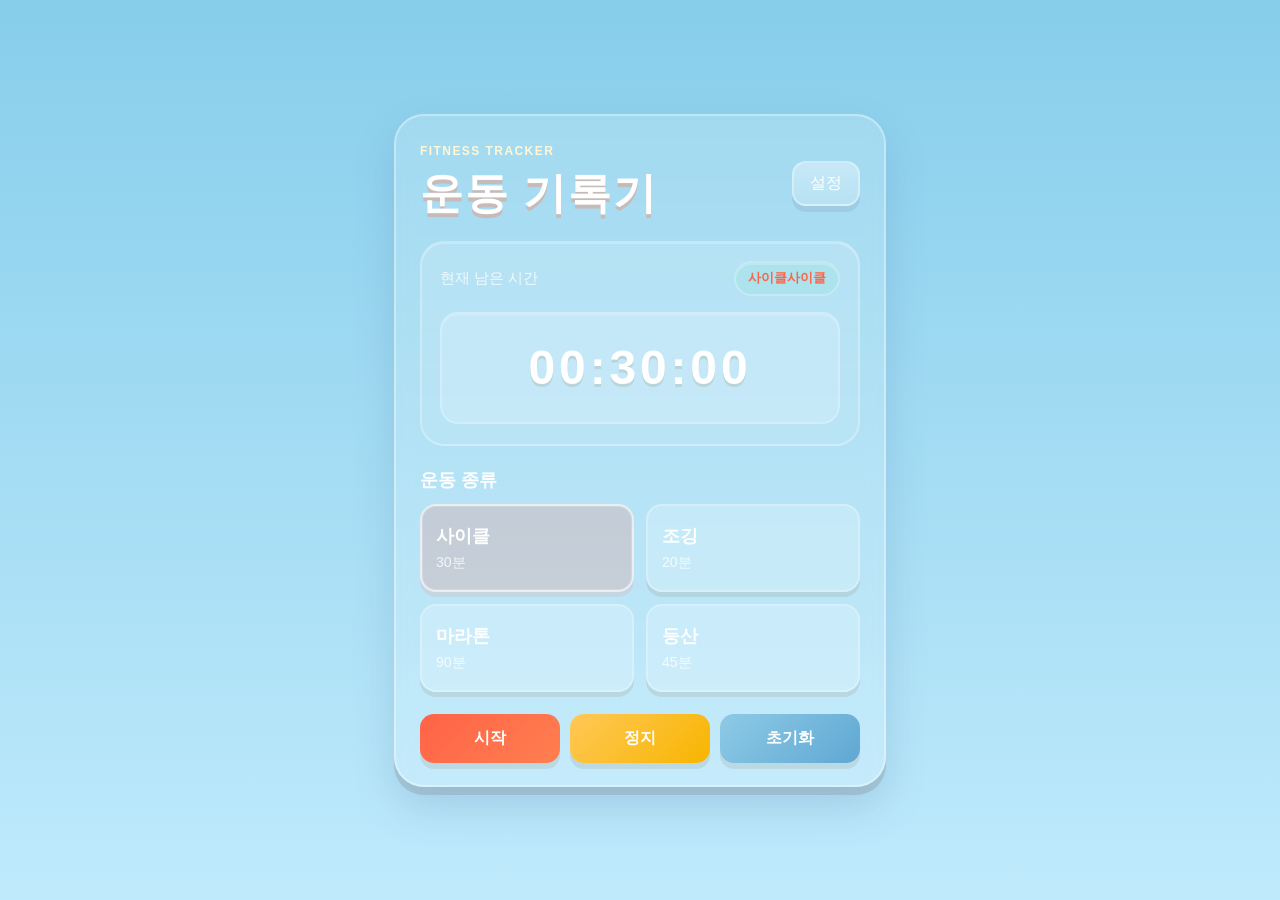
<file: index.html>
<!DOCTYPE html>
<html lang="ko">
  <head>
    <meta charset="UTF-8" />
    <meta name="viewport" content="width=device-width, initial-scale=1.0" />
    <title>운동 기록기</title>
    <link rel="stylesheet" href="index.css" />
  </head>
  <body>
    <main class="app-shell">
      <section class="main-card">
        <header class="top-bar">
          <div class="title-wrap">
            <p class="eyebrow">Fitness Tracker</p>
            <h1>운동 기록기</h1>
          </div>
          <a href="setting.html" class="settings-btn" aria-label="설정">설정</a>
        </header>

        <section class="timer-panel" aria-live="polite">
          <div class="timer-label-row">
            <span class="timer-label">현재 남은 시간</span>
            <span class="workout-badge">사이클</span>
          </div>

          <div class="time-display">
            <div class="time-block cycle" data-exercise="cycling">
              <span class="time-value">00:30:00</span>
            </div>
            <div class="time-block jogging" data-exercise="jogging">
              <span class="time-value">00:20:00</span>
            </div>
            <div class="time-block marathon" data-exercise="marathon">
              <span class="time-value">01:30:00</span>
            </div>
            <div class="time-block hiking" data-exercise="hiking">
              <span class="time-value">00:45:00</span>
            </div>
          </div>
        </section>

        <section class="workout-panel">
          <div class="section-header">
            <h2>운동 종류</h2>
          </div>

          <div class="workout-options">
            <input type="radio" name="exercise" id="cycling" checked onclick="selectExercise('cycling')" />
            <label for="cycling" class="option-card">
              <span class="option-name">사이클</span>
              <span class="option-time">30분</span>
            </label>

            <input type="radio" name="exercise" id="jogging" onclick="selectExercise('jogging')" />
            <label for="jogging" class="option-card">
              <span class="option-name">조깅</span>
              <span class="option-time">20분</span>
            </label>

            <input type="radio" name="exercise" id="marathon" onclick="selectExercise('marathon')" />
            <label for="marathon" class="option-card">
              <span class="option-name">마라톤</span>
              <span class="option-time">90분</span>
            </label>

            <input type="radio" name="exercise" id="hiking" onclick="selectExercise('hiking')" />
            <label for="hiking" class="option-card">
              <span class="option-name">등산</span>
              <span class="option-time">45분</span>
            </label>
          </div>
        </section>

        <section class="action-panel" aria-label="운동 제어">
          <button class="btn start" type="button" onclick="startTimer()">시작</button>
          <button class="btn pause" type="button" onclick="pauseTimer()">정지</button>
          <button class="btn reset" type="button" onclick="resetTimer()">초기화</button>
        </section>
      </section>
    </main>

    <script src="index.js"></script>
  </body>
</html>
</file>
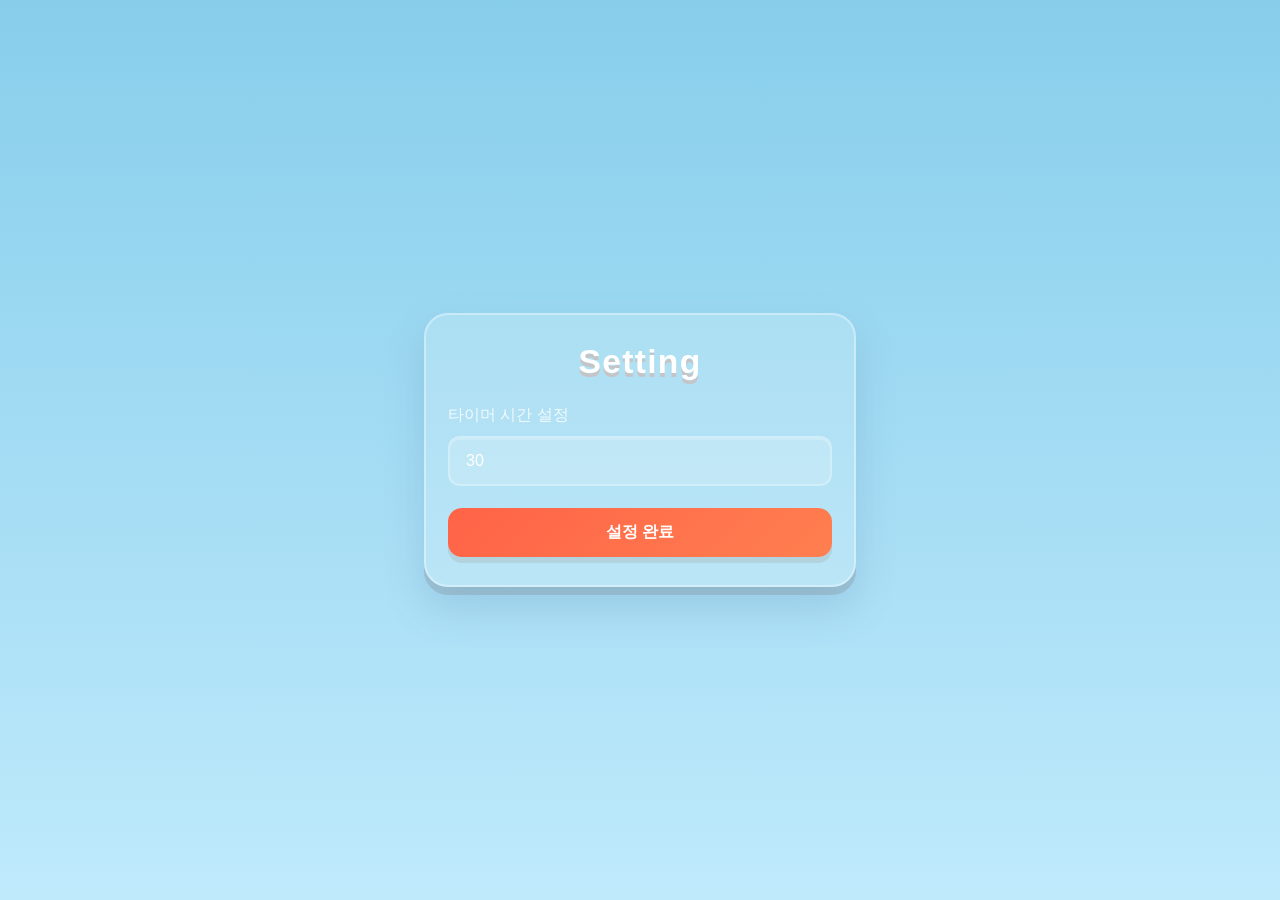
<file: setting.html>
<!DOCTYPE html>
<html lang="ko">
  <head>
    <meta charset="UTF-8" />
    <meta name="viewport" content="width=device-width, initial-scale=1.0" />
    <title>Setting</title>
    <link rel="stylesheet" href="setting.css" />
  </head>
  <body>
    <main class="setting-wrap">
      <section class="setting-card">
        <h3>Setting</h3>

        <div class="setting-row">
          <label for="timer-setting">타이머 시간 설정</label>
          <input id="timer-setting" type="number" min="1" max="120" value="30" />
        </div>

        <button class="complete-btn" type="button" onclick="saveTimerSetting()">설정 완료</button>
      </section>
    </main>

    <script src="setting.js"></script>
  </body>
</html>
</file>
<file: index.css>
:root {
  --sky-blue: #87CEEB;
  --sky-blue-deep: #6bb8df;
  --bg-dark: #7ec5e6;
  --bg-mid: #bfeafc;
  --card: rgba(255, 255, 255, 0.28);
  --card-soft: rgba(255, 255, 255, 0.34);
  --panel: rgba(255, 255, 255, 0.15);
  --primary: #ff6347;
  --primary-strong: #ff7f50;
  --accent: #ffd700;
  --text: #ffffff;
  --muted: rgba(255, 255, 255, 0.8);
  --border: rgba(255, 255, 255, 0.38);
  --shadow: 0 20px 40px rgba(81, 123, 170, 0.23);
  --clay-shadow: 0 8px 0 rgba(119, 82, 68, 0.18);
}

* {
  box-sizing: border-box;
}

body {
  margin: 0;
  min-height: 100vh;
  display: grid;
  place-items: center;
  background:
    linear-gradient(180deg, var(--sky-blue) 0%, #bfeafc 100%);
  font-family: "Arial Rounded MT Bold", "Trebuchet MS", "Segoe UI", sans-serif;
  color: var(--text);
}

button,
input {
  font: inherit;
}

.app-shell {
  width: min(100%, 540px);
  padding: 24px;
}

.main-card {
  position: relative;
  background: rgba(255, 255, 255, 0.18);
  border: 2px solid rgba(255, 255, 255, 0.35);
  border-radius: 30px;
  padding: 28px 24px 22px;
  box-shadow: var(--shadow), var(--clay-shadow);
  backdrop-filter: blur(8px);
}

.top-bar {
  display: flex;
  justify-content: space-between;
  align-items: center;
  gap: 12px;
  margin-bottom: 18px;
}

.eyebrow {
  margin: 0 0 6px;
  font-size: 12px;
  letter-spacing: 0.12em;
  text-transform: uppercase;
  color: #fff7d6;
  font-weight: 700;
}

h1 {
  margin: 0;
  font-size: clamp(2rem, 5vw, 2.7rem);
  font-weight: 900;
  letter-spacing: 0.04em;
  text-shadow: 0 4px 0 rgba(255, 126, 80, 0.35);
}

.settings-btn {
  display: inline-flex;
  align-items: center;
  justify-content: center;
  border: 2px solid rgba(255, 255, 255, 0.35);
  background: linear-gradient(180deg, rgba(255, 255, 255, 0.38), rgba(255, 255, 255, 0.18));
  color: var(--text);
  text-decoration: none;
  padding: 10px 16px;
  border-radius: 14px;
  cursor: pointer;
  box-shadow: 0 6px 0 rgba(109, 113, 141, 0.15);
  transition: transform 0.2s ease, border-color 0.2s ease;
}

.settings-btn:hover,
.btn:hover,
.option-card:hover {
  transform: translateY(-1px);
}

.timer-panel {
  background: linear-gradient(180deg, rgba(255, 255, 255, 0.15), rgba(255, 255, 255, 0.08));
  border: 2px solid rgba(255, 255, 255, 0.28);
  border-radius: 24px;
  padding: 18px 18px 20px;
  box-shadow: inset 0 1px 0 rgba(255, 255, 255, 0.28);
}

.timer-label-row {
  display: flex;
  justify-content: space-between;
  align-items: center;
  margin-bottom: 16px;
}

.timer-label {
  color: rgba(255, 255, 255, 0.8);
  font-size: 0.92rem;
}

.workout-badge {
  padding: 7px 12px;
  border-radius: 999px;
  background: rgba(255, 214, 102, 0.26);
  border: 2px solid rgba(255, 255, 255, 0.28);
  color: #fff6d0;
  font-size: 0.8rem;
  font-weight: 800;
  box-shadow: inset 0 2px 0 rgba(255, 255, 255, 0.2);
}

.time-display {
  position: relative;
  min-height: 112px;
}

.time-block {
  display: none;
  align-items: center;
  justify-content: center;
  min-height: 112px;
  text-align: center;
  background: rgba(255, 255, 255, 0.18);
  border: 2px solid rgba(255, 255, 255, 0.22);
  border-radius: 18px;
  box-shadow: inset 0 2px 0 rgba(255, 255, 255, 0.16);
}

.time-value {
  font-size: clamp(2.2rem, 6vw, 3rem);
  font-weight: 900;
  letter-spacing: 0.08em;
  text-shadow: 0 3px 0 rgba(120, 92, 52, 0.15);
}

.workout-panel {
  margin-top: 22px;
}

.section-header h2 {
  margin: 0 0 12px;
  font-size: 1.1rem;
}

.workout-options {
  display: grid;
  grid-template-columns: repeat(2, minmax(0, 1fr));
  gap: 12px;
}

.workout-options input {
  position: absolute;
  opacity: 0;
  pointer-events: none;
}

.option-card {
  display: flex;
  flex-direction: column;
  justify-content: center;
  gap: 5px;
  min-height: 88px;
  padding: 16px 14px;
  background: rgba(255, 255, 255, 0.2);
  border: 2px solid rgba(255, 255, 255, 0.26);
  border-radius: 16px;
  color: var(--text);
  cursor: pointer;
  box-shadow: 0 5px 0 rgba(120, 92, 52, 0.12);
  transition: border-color 0.2s ease, background 0.2s ease, transform 0.2s ease;
}

.option-name {
  font-size: 1.1rem;
  font-weight: 800;
}

.option-time {
  color: rgba(255, 255, 255, 0.78);
  font-size: 0.88rem;
}

.workout-options input:checked + .option-card {
  background: rgba(255, 99, 71, 0.18);
  border-color: rgba(255, 255, 255, 0.65);
  box-shadow: inset 0 0 0 1px rgba(255, 255, 255, 0.2), 0 5px 0 rgba(255, 99, 71, 0.12);
}

.action-panel {
  display: grid;
  grid-template-columns: repeat(3, minmax(0, 1fr));
  gap: 10px;
  margin-top: 22px;
}

.btn {
  border: none;
  border-radius: 14px;
  padding: 14px 12px;
  font-weight: 800;
  cursor: pointer;
  color: #ffffff;
  transition: transform 0.2s ease, filter 0.2s ease;
  box-shadow: 0 6px 0 rgba(120, 92, 52, 0.12);
}

.btn.start {
  background: linear-gradient(135deg, var(--primary), var(--primary-strong));
}

.btn.pause {
  background: linear-gradient(135deg, #ffc857, #f8b500);
}

.btn.reset {
  background: linear-gradient(135deg, #8ecae6, #5fa8d3);
}

body:has(#cycling:checked) .time-block.cycle,
body:has(#jogging:checked) .time-block.jogging,
body:has(#marathon:checked) .time-block.marathon,
body:has(#hiking:checked) .time-block.hiking {
  display: flex;
}

body:has(#cycling:checked) .workout-badge {
  content: "";
  color: var(--primary);
}

body:has(#cycling:checked) .workout-badge {
  background: rgba(110, 231, 183, 0.12);
}

body:has(#jogging:checked) .workout-badge {
  background: rgba(251, 191, 36, 0.12);
  color: #fbbf24;
}

body:has(#marathon:checked) .workout-badge {
  background: rgba(167, 139, 250, 0.12);
  color: #c4b5fd;
}

body:has(#hiking:checked) .workout-badge {
  background: rgba(56, 189, 248, 0.12);
  color: #7dd3fc;
}

body:has(#cycling:checked) .workout-badge::before {
  content: "사이클";
}

body:has(#jogging:checked) .workout-badge::before {
  content: "조깅";
}

body:has(#marathon:checked) .workout-badge::before {
  content: "마라톤";
}

body:has(#hiking:checked) .workout-badge::before {
  content: "등산";
}

@media (max-width: 480px) {
  .app-shell {
    padding: 16px;
  }

  .main-card {
    padding: 22px 18px 18px;
  }

  .top-bar {
    flex-wrap: wrap;
  }

  .timer-label-row {
    align-items: flex-start;
    flex-direction: column;
    gap: 8px;
  }

  .workout-options {
    grid-template-columns: 1fr;
  }

  .action-panel {
    grid-template-columns: 1fr;
  }
}
</file>
<file: setting.css>
:root {
  --sky-blue: #87CEEB;
  --bg-dark: #7ec5e6;
  --bg-mid: #bfeafc;
  --card: rgba(255, 255, 255, 0.24);
  --panel: rgba(255, 255, 255, 0.14);
  --primary: #ff6347;
  --primary-strong: #ff7f50;
  --text: #ffffff;
  --muted: rgba(255, 255, 255, 0.82);
  --border: rgba(255, 255, 255, 0.36);
  --shadow: 0 20px 40px rgba(81, 123, 170, 0.23);
}

* {
  box-sizing: border-box;
}

body {
  margin: 0;
  min-height: 100vh;
  display: grid;
  place-items: center;
  background: linear-gradient(180deg, var(--sky-blue) 0%, #bfeafc 100%);
  color: var(--text);
  font-family: "Arial Rounded MT Bold", "Trebuchet MS", "Segoe UI", sans-serif;
}

.setting-wrap {
  width: min(100%, 480px);
  padding: 24px;
}

.setting-card {
  background: rgba(255, 255, 255, 0.18);
  border: 2px solid rgba(255, 255, 255, 0.35);
  border-radius: 24px;
  box-shadow: var(--shadow), 0 8px 0 rgba(119, 82, 68, 0.18);
  padding: 28px 22px;
}

h3 {
  margin: 0 0 24px;
  font-size: 2.1rem;
  text-align: center;
  font-weight: 900;
  letter-spacing: 0.04em;
  text-shadow: 0 4px 0 rgba(255, 126, 80, 0.28);
}

.setting-row {
  display: flex;
  flex-direction: column;
  gap: 10px;
  margin-bottom: 22px;
}

label {
  font-size: 1rem;
  color: var(--muted);
}

input {
  width: 100%;
  padding: 14px 16px;
  border-radius: 12px;
  border: 2px solid rgba(255, 255, 255, 0.25);
  background: rgba(255, 255, 255, 0.18);
  color: var(--text);
  font-size: 1rem;
  box-shadow: inset 0 2px 0 rgba(255, 255, 255, 0.18);
}

.complete-btn {
  width: 100%;
  border: none;
  border-radius: 14px;
  background: linear-gradient(135deg, var(--primary), var(--primary-strong));
  color: #ffffff;
  font-size: 1rem;
  font-weight: 800;
  padding: 14px 16px;
  cursor: pointer;
  box-shadow: 0 6px 0 rgba(120, 92, 52, 0.12);
}
</file>
